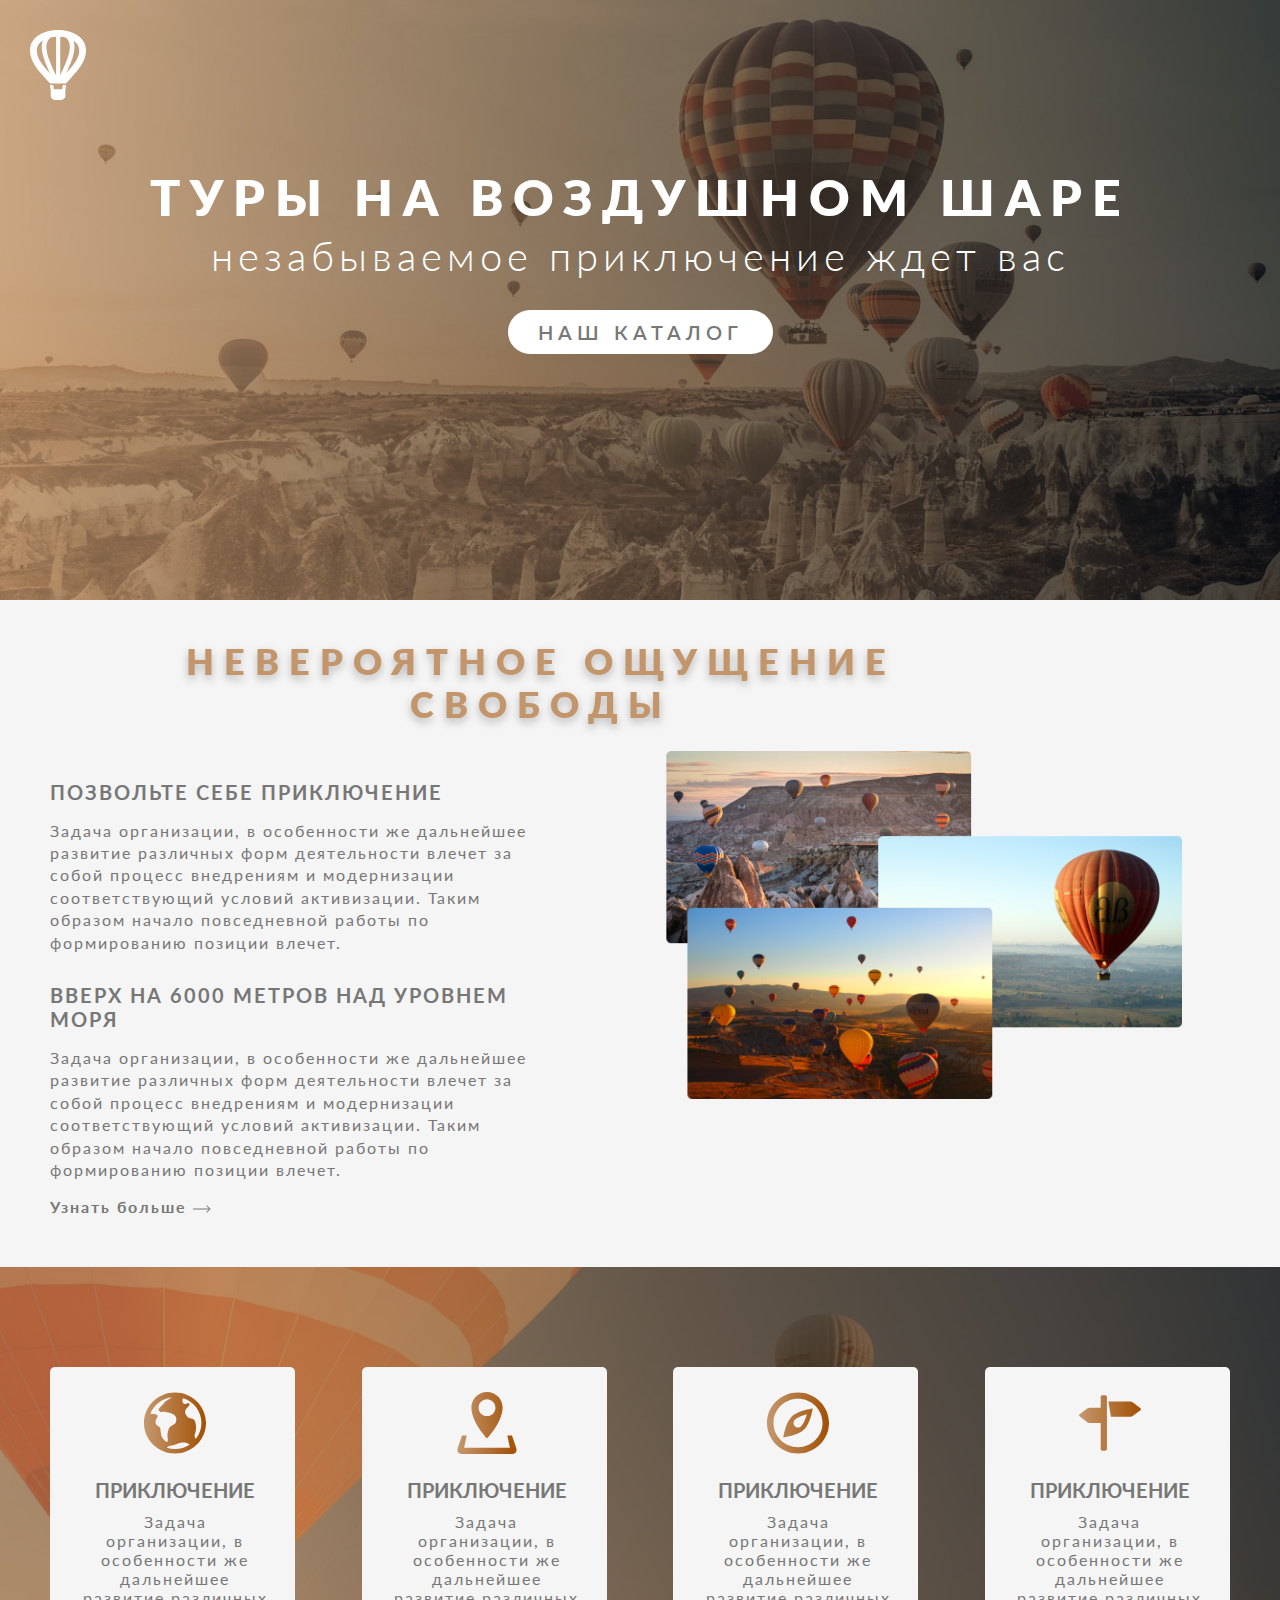
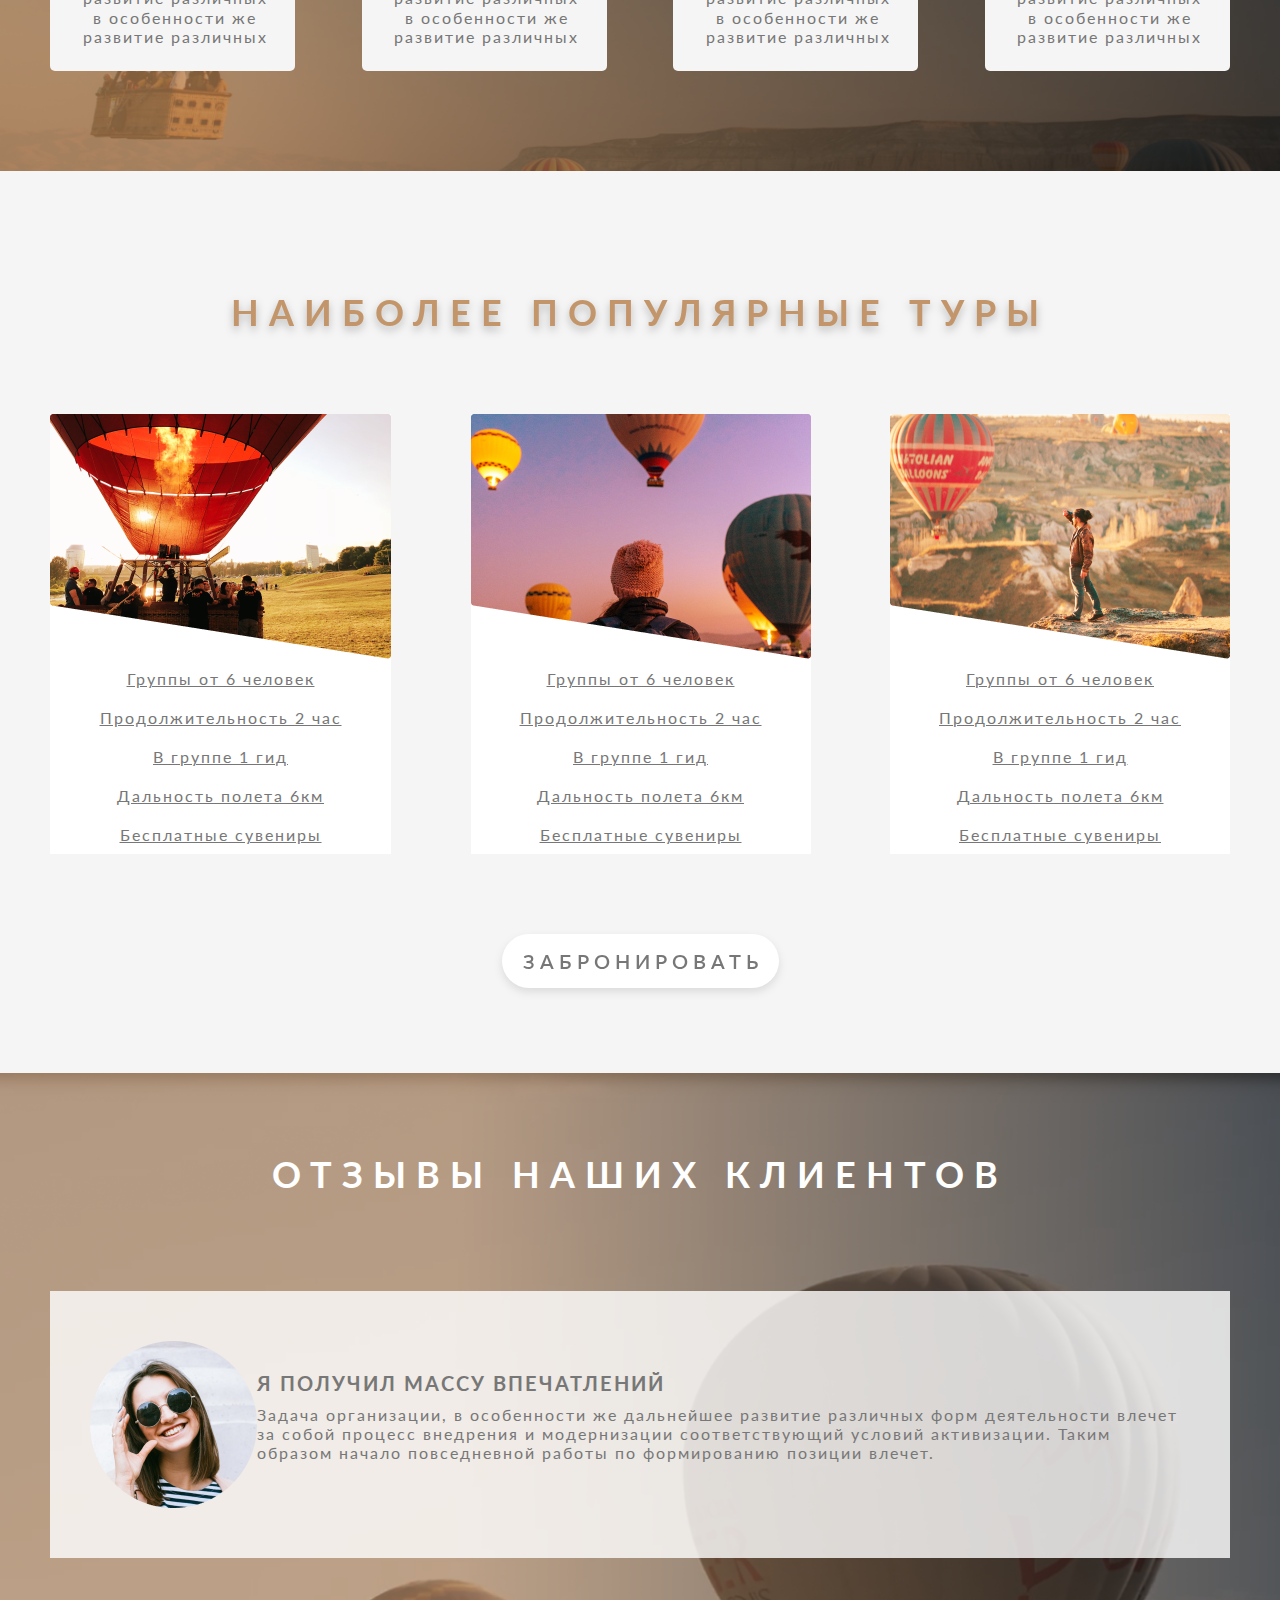
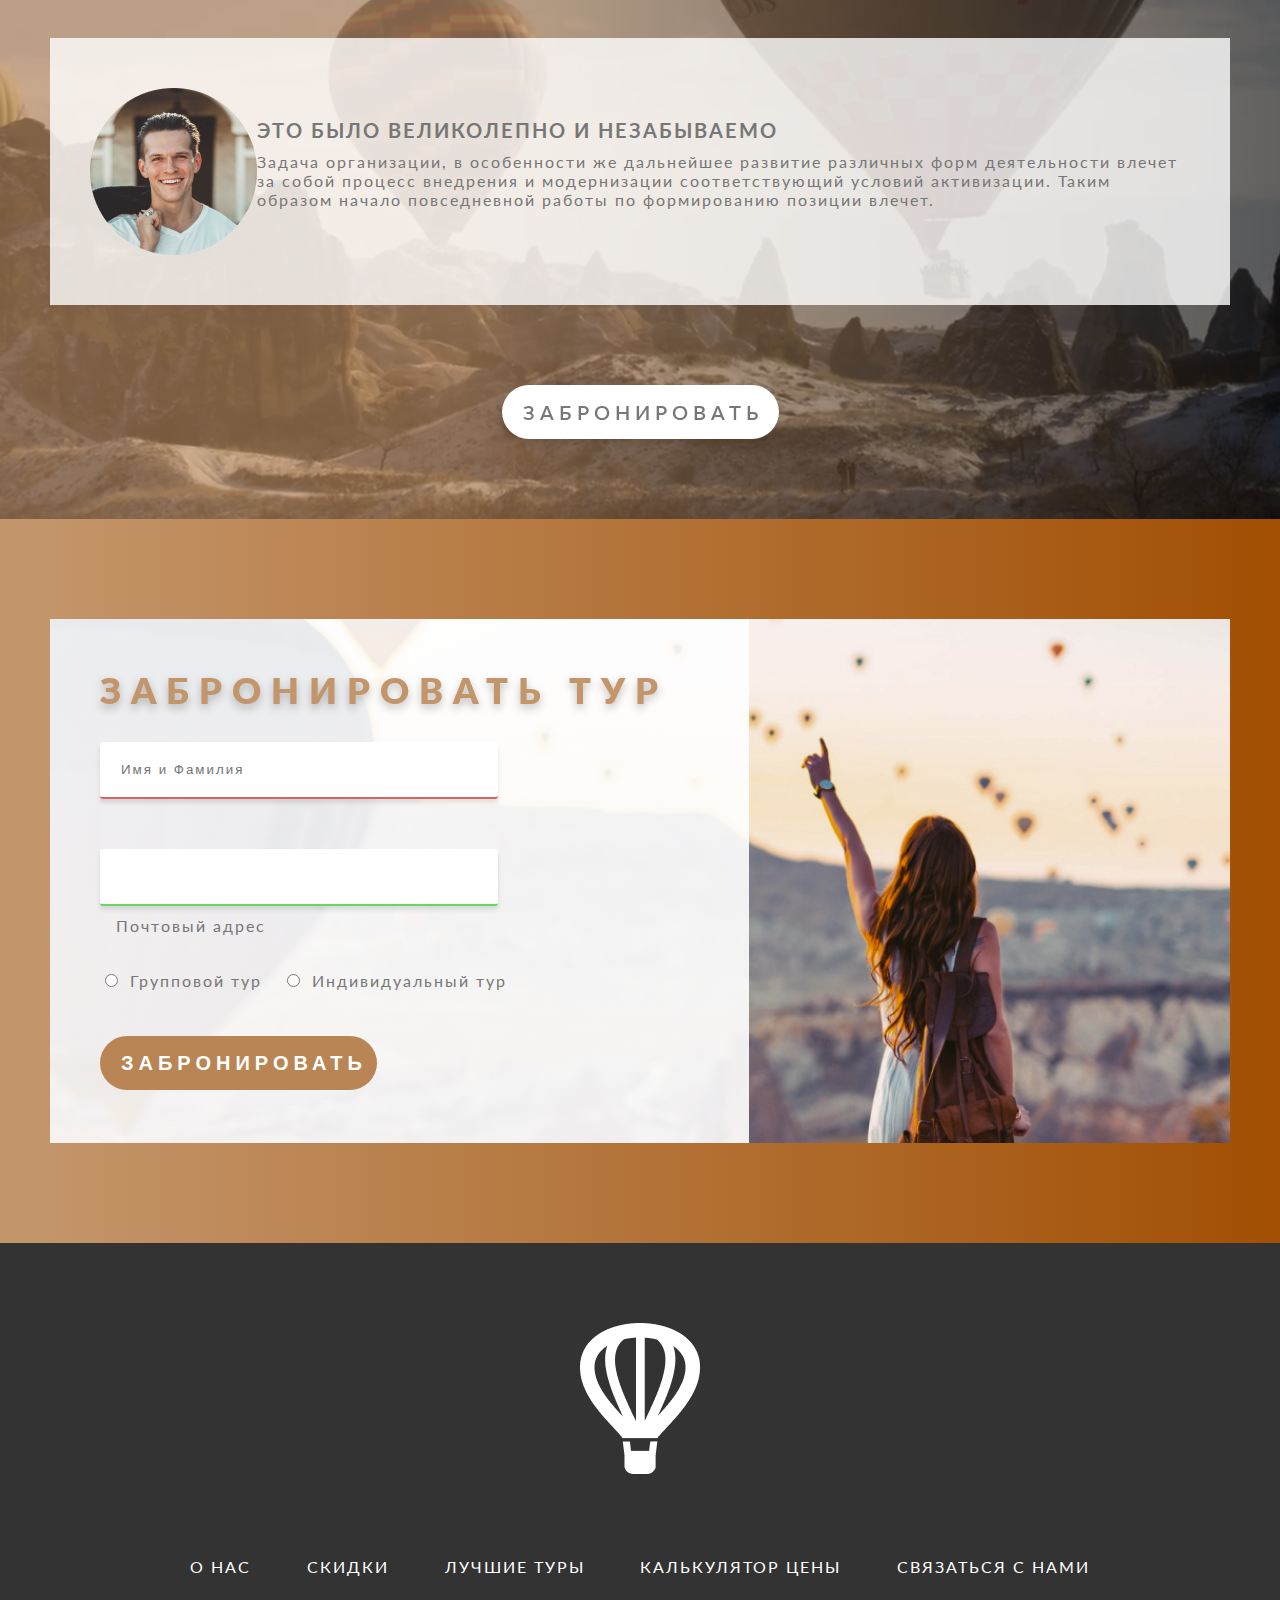
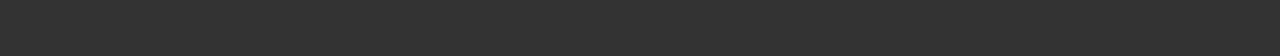
<file: lesson5/index.html>
<!DOCTYPE html>
<html lang="en">
<head>
    <meta charset="UTF-8">
    
    <link rel="preconnect" href="https://fonts.googleapis.com">
    <link rel="preconnect" href="https://fonts.gstatic.com" crossorigin>
    <link href="https://fonts.googleapis.com/css2?family=Lato:wght@300;400;700&display=swap" rel="stylesheet">
    
    <link rel="stylesheet" href="css/style.css">

    <title>ТУРЫ НА ВОЗДУШНОМ ШАРЕ</title>
</head>
<body>
    <header>
        <nav>
            <a href="#"><img width="56" src="images/Icon-logo.svg" alt="logo"></a>
        </nav>
        <div class="header_content">
            <h1 class="header_title">ТУРЫ НА ВОЗДУШНОМ ШАРЕ</h1>
            <h3  class="header_subtitle">незабываемое приключение ждет вас</h3>
            <a class="header_btn" href="#">НАШ КАТАЛОГ</a>
        </div>
    </header>
    <section class="about">
        <div class="container">
            <h1 class="about_title">НЕВЕРОЯТНОЕ ОЩУЩЕНИЕ СВОБОДЫ</h1>
            <div class="about_content">
                <div class="about_info">
                    <h4>ПОЗВОЛЬТЕ СЕБЕ ПРИКЛЮЧЕНИЕ</h4>    
                    <p>Задача организации, в особенности же дальнейшее развитие различных форм деятельности влечет за собой процесс внедрениям и модернизации соответствующий условий активизации. Таким образом начало повседневной работы по формированию позиции влечет.</p>
                    <h4>ВВЕРХ НА 6000 МЕТРОВ НАД УРОВНЕМ МОРЯ</h4>    
                    <p>Задача организации, в особенности же дальнейшее развитие различных форм деятельности влечет за собой процесс внедрениям и модернизации соответствующий условий активизации. Таким образом начало повседневной работы по формированию позиции влечет.</p>        
                </div>
                <div class="about_images">
                    <img src="images/Photo-group.png" width="600" alt="">
                </div>
            </div>
            <a href="">Узнать больше <img src="images/Arrow 2.png" alt=""></a>
        </div>
    </section>
    <section class="adv">
        <div class="adv-container">
            <div class="adv-item">
                <img src="images/adv-img.svg" alt="">
                <h4>ПРИКЛЮЧЕНИЕ</h4>
                <p>Задача организации, в особенности же дальнейшее развитие различных в особенности же развитие различных</p>
            </div>
            <div class="adv-item">
                <img src="images/adv-img_2.svg" alt="">
                <h4>ПРИКЛЮЧЕНИЕ</h4>
                <p>Задача организации, в особенности же дальнейшее развитие различных в особенности же развитие различных</p>
            </div>
            <div class="adv-item">
                <img src="images/adv-img_3.svg" alt="">
                <h4>ПРИКЛЮЧЕНИЕ</h4>
                <p>Задача организации, в особенности же дальнейшее развитие различных в особенности же развитие различных</p>
            </div>
            <div class="adv-item">
                <img src="images/adv-img_4.svg" alt="">
                <h4>ПРИКЛЮЧЕНИЕ</h4>
                <p>Задача организации, в особенности же дальнейшее развитие различных в особенности же развитие различных</p>
            </div>
        </div>
    </section>
    <section class="popular">
        <div class="pop-container">
            <h1 class="pop-title">НАИБОЛЕЕ ПОПУЛЯРНЫЕ ТУРЫ</h1>
            <div class="pop-content">
                <div class="pop-item">
                    <img src="images/Photo-card.png" alt="">
                    <p>Группы от 6 человек</p>
                    <p>Продолжительность 2 час</p>
                    <p>В группе 1 гид</p>
                    <p>Дальность полета 6км</p>
                    <p>Бесплатные сувениры</p>
                </div>
                <div class="pop-item">
                    <img src="images/Photo-card (1).png" alt="">
                    <p>Группы от 6 человек</p>
                    <p>Продолжительность 2 час</p>
                    <p>В группе 1 гид</p>
                    <p>Дальность полета 6км</p>
                    <p>Бесплатные сувениры</p>
                </div>
                <div class="pop-item">
                    <img src="images/Photo-card (2).png" alt="">
                    <p>Группы от 6 человек</p>
                    <p>Продолжительность 2 час</p>
                    <p>В группе 1 гид</p>
                    <p>Дальность полета 6км</p>
                    <p>Бесплатные сувениры</p>
                </div>
            </div>
            <a href="" class="pop-btn">Забронировать</a>
        </div>
    </section>
    <section class="review">
        <div class="rev-container">
            <h1>ОТЗЫВЫ НАШИХ КЛИЕНТОВ</h1>
            <div class="rev-item">
                <img src="images/person1.png" alt="">
                <div class="rev-text">
                    <h4>Я ПОЛУЧИЛ МАССУ ВПЕЧАТЛЕНИЙ</h4>
                    <p>Задача организации, в особенности же дальнейшее развитие различных форм деятельности влечет за собой процесс внедрения и модернизации соответствующий условий активизации. Таким образом начало повседневной работы по формированию позиции влечет.</p>    
                </div>
            </div>
            <div class="rev-item">
                <img src="images/person2.png" alt="">
                <div class="rev-text">    
                    <h4>ЭТО БЫЛО ВЕЛИКОЛЕПНО И НЕЗАБЫВАЕМО</h4>
                    <p>Задача организации, в особенности же дальнейшее развитие различных форм деятельности влечет за собой процесс внедрения и модернизации соответствующий условий активизации. Таким образом начало повседневной работы по формированию позиции влечет.</p>
                </div>
            </div>
            <a href="" class="pop-btn">Забронировать</a>
        </div>
    </section>
    <section class="form">
        <div class="form-container">
            <div class="form-block">
                <h2>Забронировать тур</h2>
                <form action="" class="form-1">
                    <input type="text" class="name" placeholder="Имя и Фамилия">
                    <input type="email" name="" id="" class="mail">
                    <span>Почтовый адрес</span>
                    <div class="radio-block">
                        <p><input type="radio" name="tour" id="">Групповой тур</p>
                        <p><input type="radio" name="tour" id="">Индивидуальный тур</p>
                    </div>
                    <input type="button" value="Забронировать" class="form-btn">
                </form>
            </div>
        </div>
    </section>
    <footer class="footer">
        <img src="images/Icon-logo.png" alt="">
        <nav class="foot-nav">
            <a href="">О нас</a>
            <a href="">Скидки</a>
            <a href="">Лучшие туры</a>
            <a href="">Калькулятор цены</a>
            <a href="">Связаться с нами</a>
        </nav>
    </footer>
</body>
</html>
</file>
<file: lesson5/css/style.css>
body{
    margin: 0;
    padding: 0;
    font-family: 'Lato', sans-serif;
    background-color: #f5f5f5;
}
header{
    background-image: url('../images/backImg.jpeg');
    background-size: cover;
    background-position: center center;
    height: 600px;
    position: relative;
}
nav{
    padding: 30px;
}
.header_content{
    text-align: center;
}
.header_title{
    font-style: normal;
    font-weight: 800;
    font-size: 50px;
    line-height: 60px;
    letter-spacing: 10px;
    color: #FFFFFF;
    margin-bottom: 5px;
}
.header_subtitle{
    margin-top: 0;
    font-style: normal;
    font-weight: 300;
    font-size: 40px;
    line-height: 48px;  
    letter-spacing: 5px;
    color: #FFFFFF;
}
.header_btn{
    font-style: normal;
    font-weight: 600;
    font-size: 20px;
    line-height: 24px;
    letter-spacing: 5px;
    color: #777777;
    text-decoration: none;
    padding: 10px 30px;
    background-color: #FFFFFF;
    border-radius: 50px;
}

.container{
    width: 1180px;
    margin: auto;
    z-index: 1;
}
.container a {
    line-height: 19.2px;
    font-weight: 700;
    letter-spacing: 2px;
    color: #777777;
    text-decoration: none;
}
.about_title{
    filter: drop-shadow(0px 4px 4px rgba(0, 0, 0, 0.25));
    color: #C3956A;
    text-align: center;
    margin-top: 40px;
    line-height: 43.2px;
    font-size: 36px;
    font-weight: 800;
    letter-spacing: 10px;
    max-width: 981px;
    margin-right: 0;
}
.about_content{
    display: flex;
}

.about_info h4 {
    margin-top: 29px;
    margin-bottom: 10px;
    font-weight: 700;
    font-size: 20px;
    line-height: 24px;
    letter-spacing: 2px;
    max-width: 532px;
    color: #777777;
}
.about_info p {
    font-weight: 400;
    font-size: 16px;
    line-height: 22.4px;
    color: #777777;
    letter-spacing: 2px;
    max-width: 480px;
}
.adv {
    margin-top: 50px;
    background-image: url(../images/backimg-2.png);
    background-repeat: no-repeat;
    background-size: cover;
    background-position: center center;
    
}
.adv-container {
    display: flex;
    justify-content: space-between;
    width: 1180px;
    margin: auto;
}
.adv-item {
    display: flex;
    flex-direction: column;
    margin-top: 100px;
    margin-bottom: 100px;
    align-items: center;
    text-align: center;
    max-width: 240px;
    padding: 25px 25px 25px 30px;
    background-color: rgb(245, 245, 245);
    border-radius: 5px;
}
.adv-item h4 {
    margin-bottom: 10px;
    margin-top: 24px;
    font-size: 20px;
    line-height: 24px;
    color: #777777;
}
.adv-item p {
    margin-bottom: 0;
    margin-top: 0;
    line-height: 19.2px;
    letter-spacing: 2px;
    font-size: 16px;
    max-width: 190px;
    color: #777777;
}
.adv-item img {
    width: 62px;
    height: 62px;
}
.pop-title {
    filter: drop-shadow(0px 4px 4px rgba(0, 0, 0, 0.25));
    color: #C3956A;
    text-align: center;
    font-size: 36px;
    line-height: 43.2px;
    letter-spacing: 10px;
    margin-top: 120px;
    margin-bottom: 80px;
}
.pop-content {
    display: flex;
    justify-content: space-between;
    width: 1180px;
    margin: auto;
}
.pop-item {
    display: flex;
    flex-direction: column;
    align-items: center;
    background-color: #FFFFFF;
}
.pop-item p {
    line-height: 19px;
    color: #777777;
    letter-spacing: 2px;
    text-decoration-line: underline;
    margin-top: 10px;
    margin-bottom: 10px;
}
.pop-btn {
    display: block;
    text-align: center;
    text-decoration: none;
    margin: auto;
    filter: drop-shadow(0px 4px 4px rgba(0, 0, 0, 0.1));
    background-color: #FFFFFF;
    padding: 15px 21px 15px 21px;
    width: 235px;
    font-weight: 600;
    font-size: 20px;
    line-height: 24px;
    letter-spacing: 5px;
    color: #777777;
    text-transform: uppercase;
    border-radius: 50px;
    margin-top: 80px;
    margin-bottom: 0;
}
.review {
    background-image: url(../images/backimg-3.png);
    background-repeat: no-repeat;
    background-position: center center;
    background-size: cover;
    margin-top: 85px;
    padding-top: 80px;
     padding-bottom: 80px;
}
.rev-container {
    width: 1180px;
    margin: auto;
}
.rev-container h1{
    text-align: center;
    font-size: 36px;
    line-height: 43px;
    letter-spacing: 10px;
    color: #FFFFFF;
    margin-top: 0;
    margin-bottom: 95px;
}
.rev-item {
    display: flex;
    background: rgba(255, 255, 255, 0.8);
    align-items: center;
    margin-bottom: 80px;
    padding-top: 50px;
    padding-bottom: 50px;
    padding-left: 40px;
    padding-right: 40px;
}

.rev-text {
    display: flex;
    flex-direction: column;
}
.rev-text p {
    line-height: 19px;
    letter-spacing: 2px;
    margin-top: 0;
    color: #777777;
}
.rev-text h4 {
    font-weight: 700;
font-size: 20px;
line-height: 24px;
margin-top: 0;
margin-bottom: 10px;
letter-spacing: 2px;
color: #777777;
}
.form {
    background: linear-gradient(90deg, #C3956A 3.65%, #A24F03 100%);
    padding-top: 100px;
    padding-bottom: 100px;
}
.form-container {
    width: 1180px;
    margin: auto;
    background-image: url(../images/form-img.jpg);
    background-position: center center;
    background-repeat: no-repeat;
    background-size: cover;
}
.form-block {
    padding-left: 50px;
    width: 55%;
    background: linear-gradient(90deg, rgba(255, 255, 255, 0.9) 3.24%, rgba(255, 255, 255, 0.9) 88.76%);
    padding-bottom: 53px;
}
.form-block h2 {
    margin-top: 0;
    font-weight: 800;
    font-size: 36px;
    line-height: 43px;
    padding-top: 50px;
    letter-spacing: 10px;
    filter: drop-shadow(0px 4px 4px rgba(0, 0, 0, 0.25));
    color: #C3956A;
    text-transform: uppercase;
}
.form-1 {
    display: flex;
    flex-direction: column;
    align-items: flex-start;
}
.name {
    width: 355px;
    margin-bottom: 50px;
    box-shadow: 0px 4px 4px rgba(0, 0, 0, 0.1);
    border-radius: 3px;
    line-height: 19.2px;
    border: none;
    letter-spacing: 2px;
    color: black;
    border-bottom:2px solid #D76363;
    padding: 18px 22px 18px 21px;
}
.mail {
    width: 355px;
    margin-bottom: 10px;
    box-shadow: 0px 4px 4px rgba(0, 0, 0, 0.1);
    border-radius: 3px;
    line-height: 19.2px;
    border: none;
    border-bottom:2px solid #66D763;
    letter-spacing: 2px;
    color: black;
    padding: 18px 22px 18px 21px;
}
.form-block span {
    padding-left: 16px;
    line-height: 19px;
    letter-spacing: 2px;
    color: #777777;
}
.radio-block {
    display: flex;
    align-items: center;
    margin-top: 20px;
    margin-bottom: 30px;
}
.radio-block p {
    line-height: 19px;
letter-spacing: 2px;
margin-right: 20px;
color: #777777;
}
.radio-block input {
    margin-right: 12px;
}
.form-btn {
    width: 277px;
    background-color: #BA8554;
    font-weight: 600;
    font-size: 20px;
    line-height: 24px;
    letter-spacing: 5px;
    color: #FFFFFF;
    border: none;
    padding: 15px 21px 15px 21px;
    text-transform: uppercase;
    border-radius: 50px;
    cursor: pointer;
}
.footer {
    background-color:#333333;
    text-align: center;
}
.footer img {
    margin-top: 80px;
    margin-bottom: 50px;
}
.foot-nav {
    display: flex;
    justify-content: space-between;
    width: 900px;
    margin: auto;
    padding-bottom: 80px;
}
.foot-nav a {
    line-height: 19px;
    letter-spacing: 2px;
    color: #FFFFFF;
    text-decoration: none;
    text-transform: uppercase;
}
.foot-nav a:hover {
    text-decoration: underline;
}
</file>
